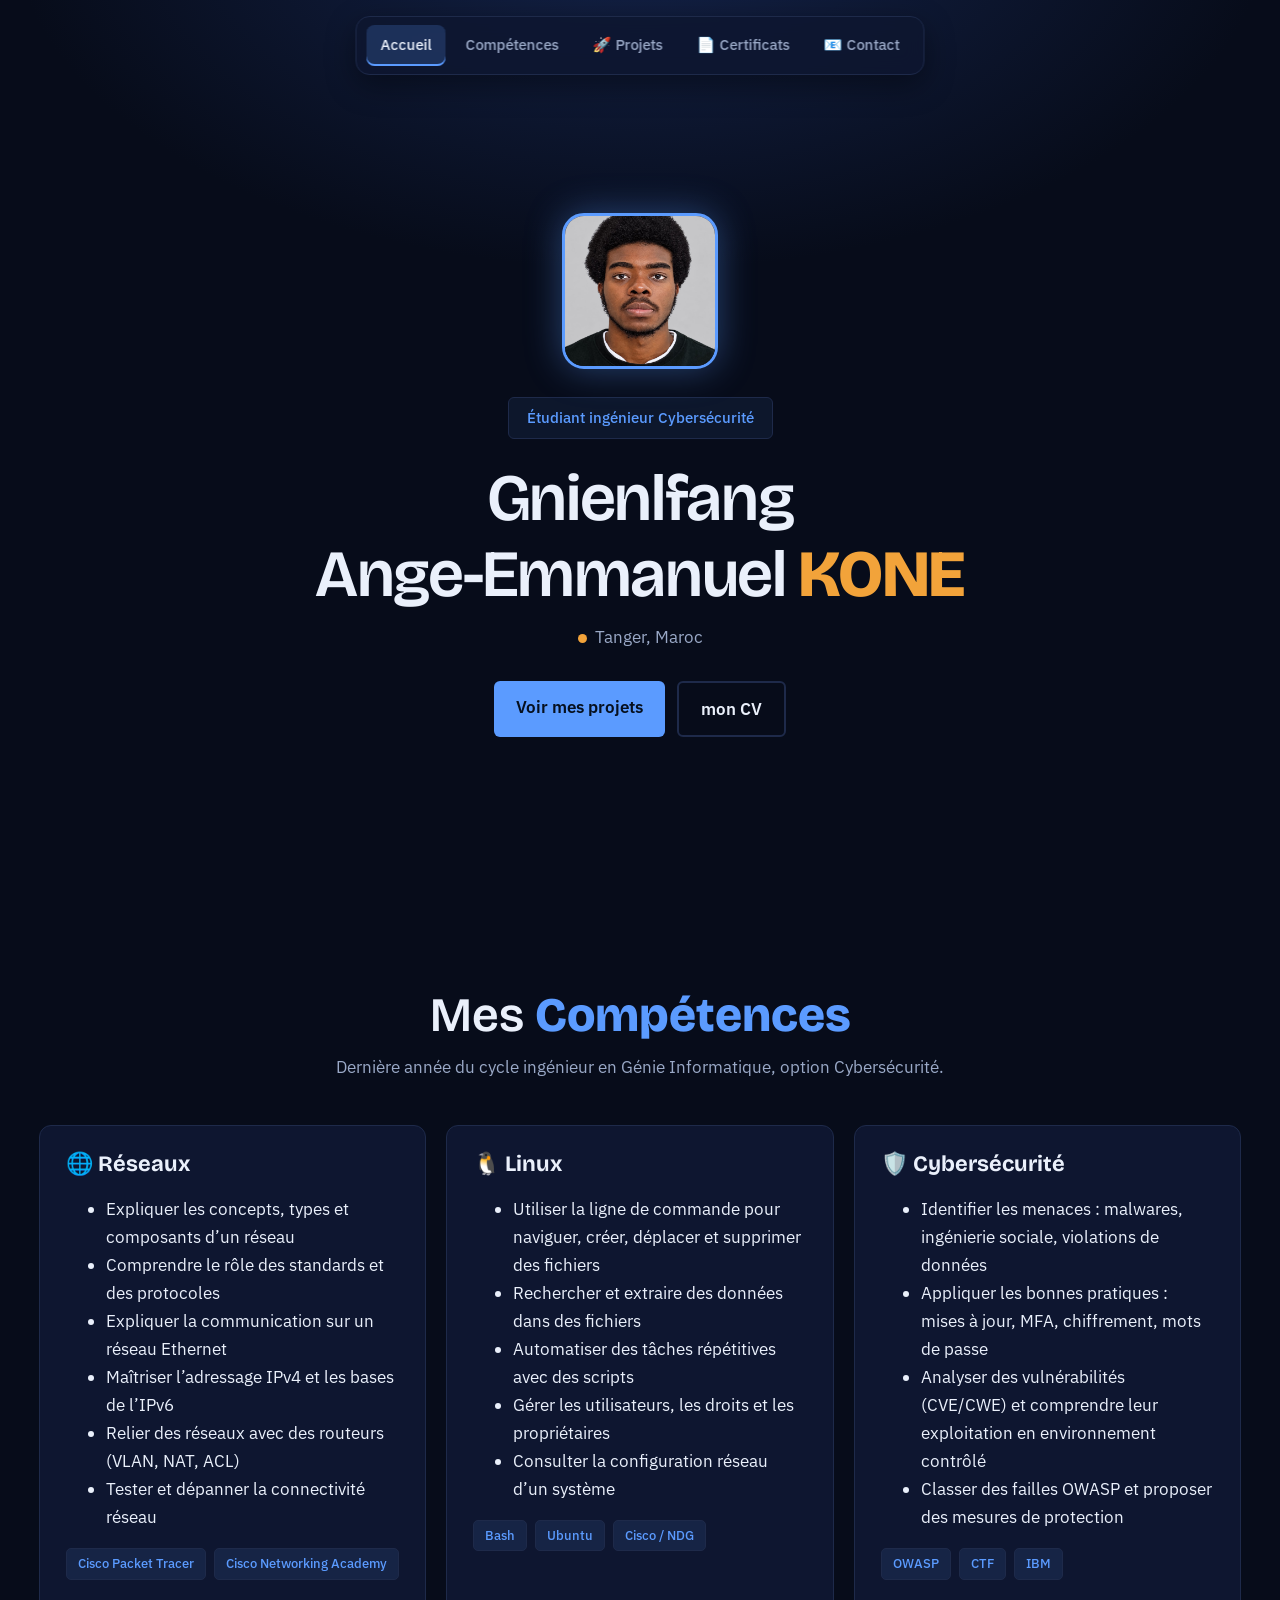
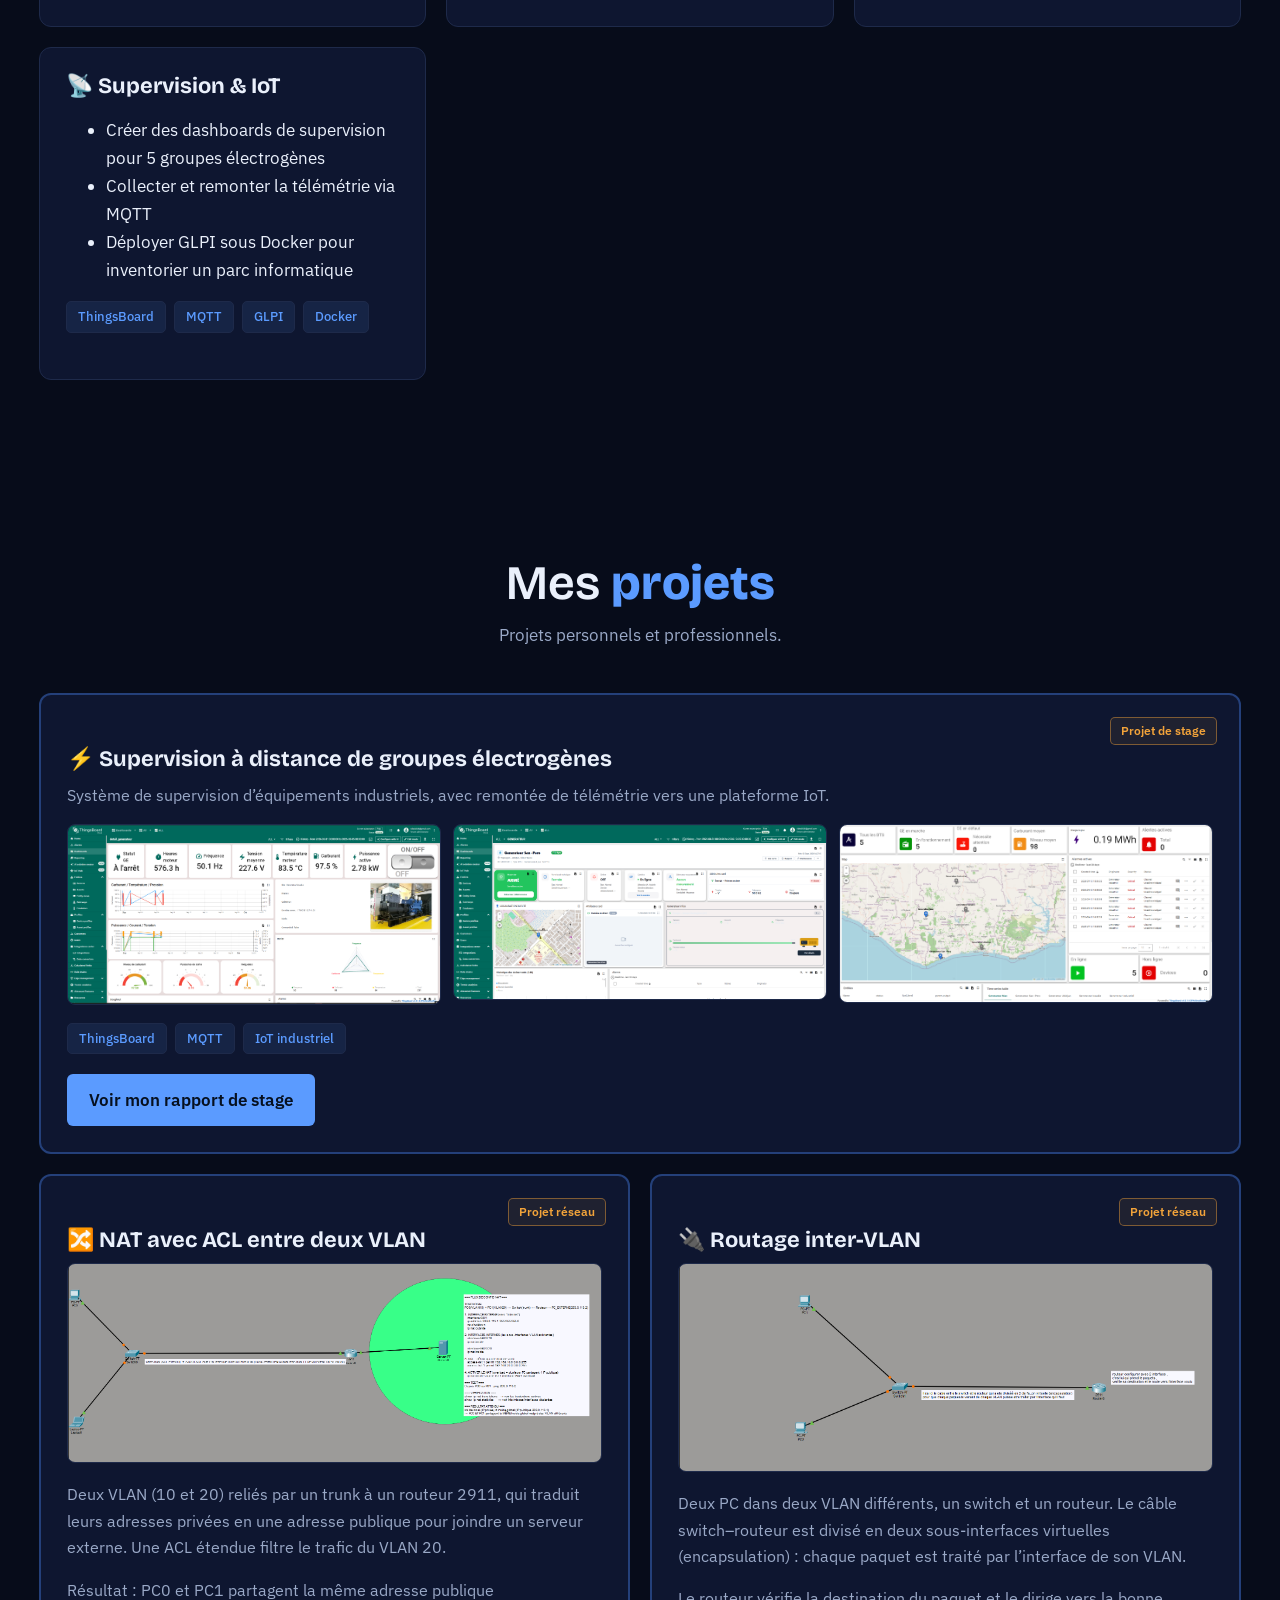
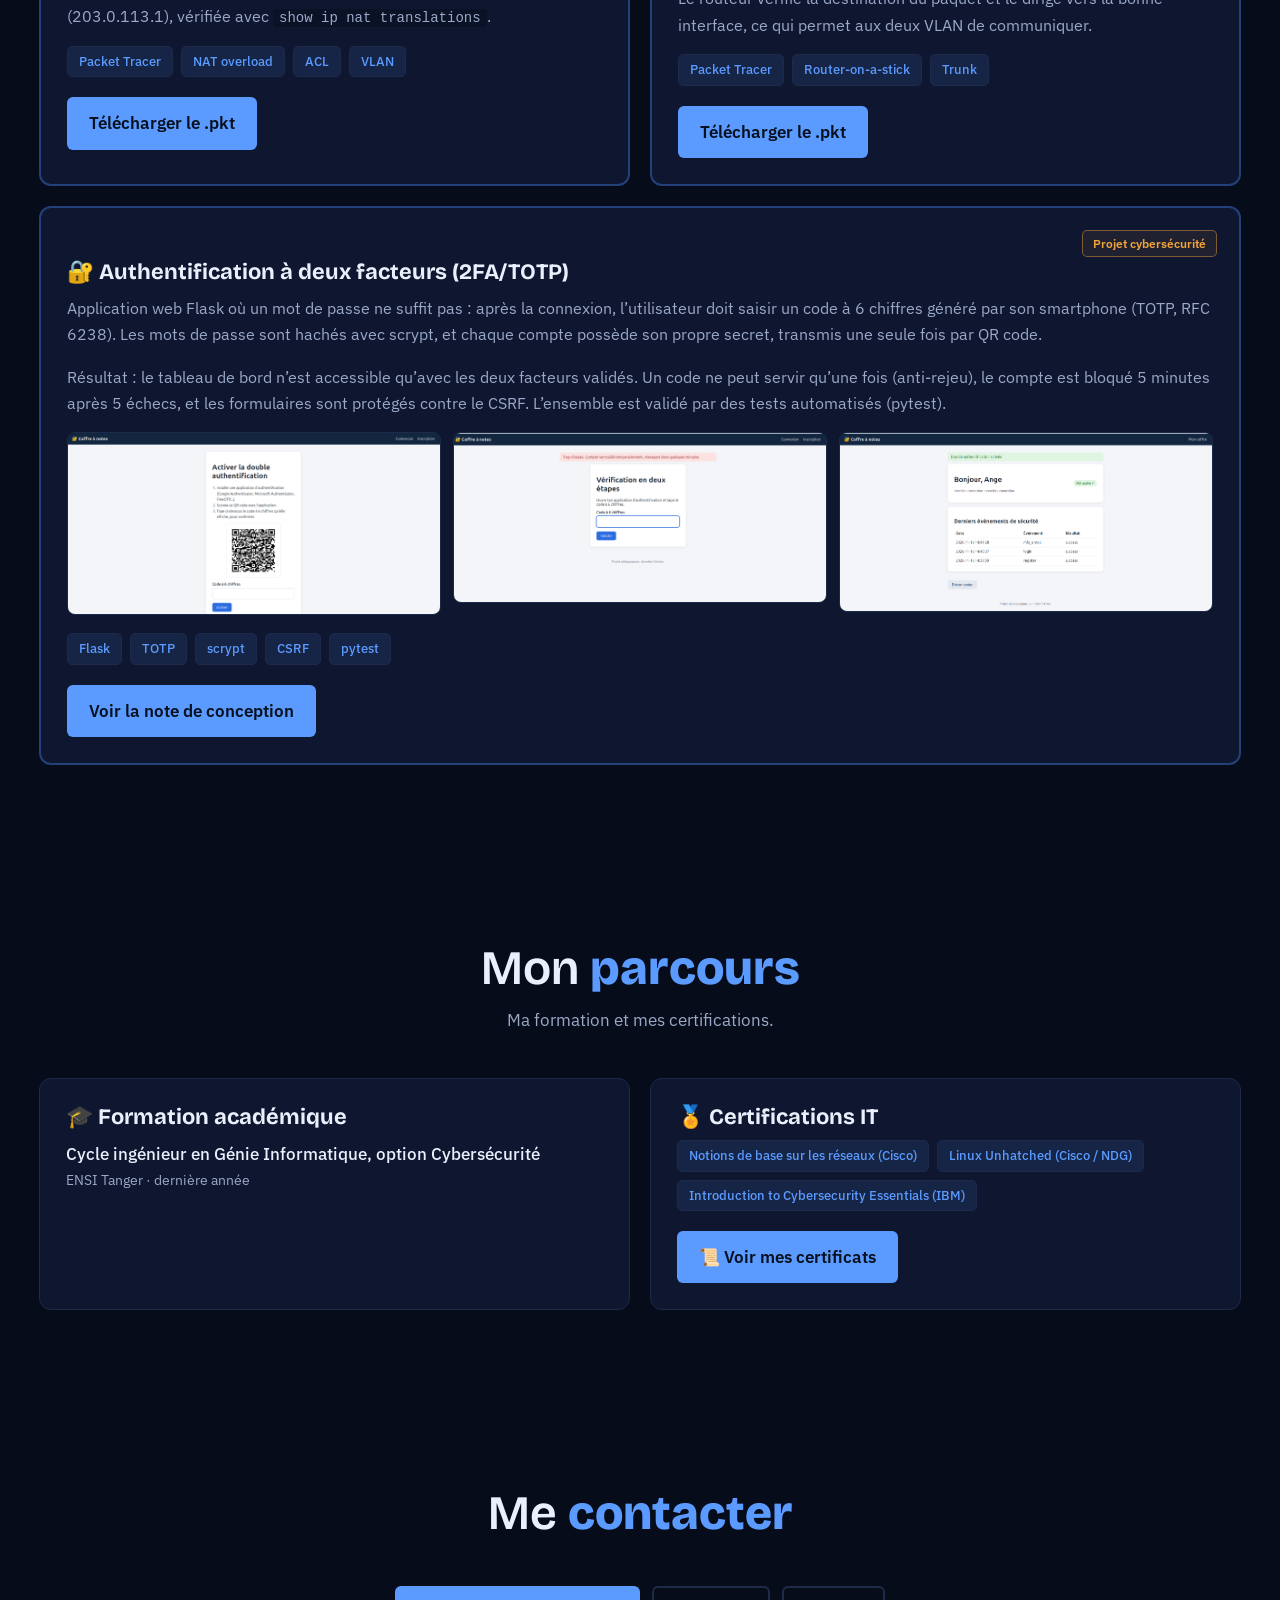
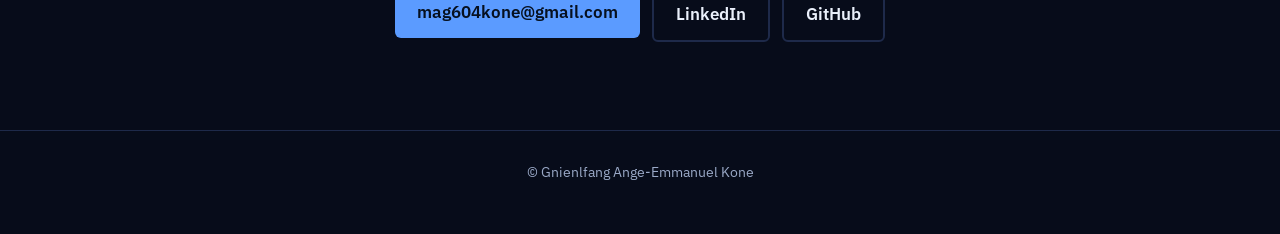
<file: index.html>
<!DOCTYPE html>
<html lang="fr">
<head>
<meta charset="utf-8">
<meta name="viewport" content="width=device-width, initial-scale=1">
<title>Gnienlfang Ange-Emmanuel Kone – Réseaux | Cloud & Cybersécurité</title>
<meta name="description" content="Portfolio de Gnienlfang Ange-Emmanuel Kone, étudiant ingénieur en réseaux et cybersécurité à l’ENSI Tanger.">
<link rel="preconnect" href="https://fonts.googleapis.com">
<link rel="preconnect" href="https://fonts.gstatic.com" crossorigin>
<link href="https://fonts.googleapis.com/css2?family=Bricolage+Grotesque:wght@600;800&family=IBM+Plex+Sans:wght@400;500;600&display=swap" rel="stylesheet">
<link rel="stylesheet" href="style.css">
</head>
<body>
<nav class="nav" aria-label="Navigation principale">
  <a href="#accueil">Accueil</a>
  <a href="#expertise">Compétences</a>
  <a href="#projets">🚀 Projets</a>
  <a href="certificats.html">📄 Certificats</a>
  <a href="#contact">📧 Contact</a>
</nav>

<header class="hero" id="accueil">
  <!-- Ta photo : images/photo.jpg (carrée de préférence) -->
  <div class="photo"><span aria-hidden="true">E</span><img src="images/photo.jpg" alt="Portrait de Gnienlfang Ange-Emmanuel Kone" onerror="this.remove()"></div>
  <span class="badge">Étudiant ingénieur Cybersécurité </span>
  <h1>Gnienlfang <br> Ange-Emmanuel <b>KONE</b> </h1>
  <!-- Modifie ta ville si besoin -->
  <p class="where">Tanger, Maroc </p>
  <div class="btns">
    <a class="cta" href="#projets">Voir mes projets</a>
   <a class="cta ghost" href="cv.pdf" target="_blank" rel="noopener"> mon CV</a>
  </div>
</header>

<section id="expertise">
  <div class="wrap">
    <div class="head"><h2>Mes <b>Compétences</b></h2><p>Dernière année du cycle ingénieur en Génie Informatique, option Cybersécurité.</p></div>
   <div class="grid">

  <article class="card">
    <h3>🌐 Réseaux</h3>
    <ul class="can">
      <li>Expliquer les concepts, types et composants d’un réseau</li>
      <li>Comprendre le rôle des standards et des protocoles</li>
      <li>Expliquer la communication sur un réseau Ethernet</li>
      <li>Maîtriser l’adressage IPv4 et les bases de l’IPv6</li>
      <li>Relier des réseaux avec des routeurs (VLAN, NAT, ACL)</li>
      <li>Tester et dépanner la connectivité réseau</li>
    </ul>
    <ul class="tags"><li>Cisco Packet Tracer</li><li>Cisco Networking Academy</li></ul>
  </article>

  <article class="card">
    <h3>🐧 Linux</h3>
    <ul class="can">
      <li>Utiliser la ligne de commande pour naviguer, créer, déplacer et supprimer des fichiers</li>
      <li>Rechercher et extraire des données dans des fichiers</li>
      <li>Automatiser des tâches répétitives avec des scripts</li>
      <li>Gérer les utilisateurs, les droits et les propriétaires</li>
      <li>Consulter la configuration réseau d’un système</li>
    </ul>
    <ul class="tags"><li>Bash</li><li>Ubuntu</li><li>Cisco / NDG</li></ul>
  </article>

  <article class="card">
    <h3>🛡️ Cybersécurité</h3>
    <ul class="can">
      <li>Identifier les menaces : malwares, ingénierie sociale, violations de données</li>
      <li>Appliquer les bonnes pratiques : mises à jour, MFA, chiffrement, mots de passe</li>
      <li>Analyser des vulnérabilités (CVE/CWE) et comprendre leur exploitation en environnement contrôlé</li>
      <li>Classer des failles OWASP et proposer des mesures de protection</li>
    </ul>
    <ul class="tags"><li>OWASP</li><li>CTF</li><li>IBM</li></ul>
  </article>

  <article class="card">
    <h3>📡 Supervision &amp; IoT</h3>
    <ul class="can">
      <li>Créer des dashboards de supervision pour 5 groupes électrogènes</li>
      <li>Collecter et remonter la télémétrie via MQTT</li>
      <li>Déployer GLPI sous Docker pour inventorier un parc informatique</li>
    </ul>
    <ul class="tags"><li>ThingsBoard</li><li>MQTT</li><li>GLPI</li><li>Docker</li></ul>
  </article>

</div>
  </div>
</section>

<section id="projets">
  <div class="wrap">
    <div class="head"><h2>Mes <b>projets</b></h2><p>Projets personnels et professionnels.</p></div>
    <div class="grid">

      <article class="card proj wide">
        <span class="tag-note">Projet de stage</span>
        <h3>⚡ Supervision à distance de groupes électrogènes</h3>
        <p>Système de supervision d’équipements industriels, avec remontée de télémétrie vers une plateforme IoT.</p>
        <!-- Dashboards : images/dashboard1.png, dashboard2.png... Une image absente disparaît toute seule. -->
        <div class="gallery">
          <a href="images/dashboard1.png" target="_blank" rel="noopener"><img src="images/dashboard1.png" alt="Dashboard de supervision 1" onerror="this.closest('a').remove()"></a>
          <a href="images/dashboard2.png" target="_blank" rel="noopener"><img src="images/dashboard2.png" alt="Dashboard de supervision 2" onerror="this.closest('a').remove()"></a>
          <a href="images/dashboard3.png" target="_blank" rel="noopener"><img src="images/dashboard3.png" alt="Dashboard de supervision 3" onerror="this.closest('a').remove()"></a>
        </div>
        <ul class="tags"><li>ThingsBoard</li><li>MQTT</li><li>IoT industriel</li></ul>
        <div class="actions"><a class="cta" href="rapports/rapport-stage.pdf" target="_blank" rel="noopener">Voir mon rapport de stage</a></div>
      </article>

      <article class="card proj">
        <span class="tag-note">Projet réseau</span>
        <h3>🔀 NAT avec ACL entre deux VLAN</h3>
        <a href="images/nat-acl.png" target="_blank" rel="noopener"><img src="images/nat-acl.png" alt="Topologie Packet Tracer : deux VLAN, un switch, un routeur 2911 et un serveur externe"></a>
        <p>Deux VLAN (10 et 20) reliés par un trunk à un routeur 2911, qui traduit leurs adresses privées en une adresse publique pour joindre un serveur externe. Une ACL étendue filtre le trafic du VLAN 20.</p>
        <p>Résultat : PC0 et PC1 partagent la même adresse publique (203.0.113.1), vérifiée avec <code>show ip nat translations</code>.</p>
        <ul class="tags"><li>Packet Tracer</li><li>NAT overload</li><li>ACL</li><li>VLAN</li></ul>
        <div class="actions">
          <a class="cta" href="projets/nat-acl.pkt" download>Télécharger le .pkt</a>
          <!-- <a class="cta ghost" href="rapports/nat-acl.pdf" target="_blank" rel="noopener">Voir le rapport</a> -->
        </div>
      </article>

      <article class="card proj">
        <span class="tag-note">Projet réseau</span>
        <h3>🔌 Routage inter-VLAN</h3>
        <a href="images/routage-inter-vlan.png" target="_blank" rel="noopener"><img src="images/routage-inter-vlan.png" alt="Topologie Packet Tracer : deux PC, un switch et un routeur 2911"></a>
        <p>Deux PC dans deux VLAN différents, un switch et un routeur. Le câble switch–routeur est divisé en deux sous-interfaces virtuelles (encapsulation) : chaque paquet est traité par l’interface de son VLAN.</p>
        <p>Le routeur vérifie la destination du paquet et le dirige vers la bonne interface, ce qui permet aux deux VLAN de communiquer.</p>
        <ul class="tags"><li>Packet Tracer</li><li>Router-on-a-stick</li><li>Trunk</li></ul>
        <div class="actions">
          <a class="cta" href="projets/routage-inter-vlan.pkt" download>Télécharger le .pkt</a>
          <!-- <a class="cta ghost" href="rapports/routage-inter-vlan.pdf" target="_blank" rel="noopener">Voir le rapport</a> -->
        </div>
      </article>

      <article class="card proj wide">
        <span class="tag-note">Projet cybersécurité</span>
        <h3>🔐 Authentification à deux facteurs (2FA/TOTP)</h3>
        <p>Application web Flask où un mot de passe ne suffit pas : après la connexion, l’utilisateur doit saisir un code à 6 chiffres généré par son smartphone (TOTP, RFC 6238). Les mots de passe sont hachés avec scrypt, et chaque compte possède son propre secret, transmis une seule fois par QR code.</p>
        <p>Résultat : le tableau de bord n’est accessible qu’avec les deux facteurs validés. Un code ne peut servir qu’une fois (anti-rejeu), le compte est bloqué 5 minutes après 5 échecs, et les formulaires sont protégés contre le CSRF. L’ensemble est validé par des tests automatisés (pytest).</p>
        <div class="gallery">
          <a href="images/2fa-verification.png" target="_blank" rel="noopener"><img src="images/2fa-verification.png" alt="Page de vérification du code à 6 chiffres" onerror="this.closest('a').remove()"></a>
          <a href="images/2fa-dashboard.png" target="_blank" rel="noopener"><img src="images/2fa-dashboard.png" alt="Tableau de bord accessible après validation des deux facteurs" onerror="this.closest('a').remove()"></a>
          <a href="images/2fa-blocage.png" target="_blank" rel="noopener"><img src="images/2fa-blocage.png" alt="Message de blocage après cinq échecs" onerror="this.closest('a').remove()"></a>
        </div>
        <ul class="tags"><li>Flask</li><li>TOTP</li><li>scrypt</li><li>CSRF</li><li>pytest</li></ul>
        <div class="actions">
          <a class="cta" href="rapports/note-conception-2fa.pdf" target="_blank" rel="noopener">Voir la note de conception</a>
          <!-- Quand le repo sera public :
          <a class="cta ghost" href="https://github.com/gnienlfangangeemmanuelkone/coffre-notes-2fa" target="_blank" rel="noopener">Voir le code</a> -->
        </div>
      </article>

    </div>
  </div>
</section>


<section id="parcours">
  <div class="wrap">
    <div class="head"><h2>Mon <b>parcours</b></h2><p>Ma formation et mes certifications.</p></div>
    <div class="grid">

      <article class="card">
        <h3>🎓 Formation académique</h3>
        <ul class="edu">
          <li>Cycle ingénieur en Génie Informatique, option Cybersécurité
            <small>ENSI Tanger · dernière année</small></li>
          <!-- TODO: ajoute tes formations précédentes en copiant un bloc <li> -->
          <!-- <li>Nom du diplôme<small>École · années</small></li> -->
        </ul>
      </article>

      <article class="card">
        <h3>🏅 Certifications IT</h3>
        <ul class="tags">
          <li>Notions de base sur les réseaux (Cisco)</li>
          <li>Linux Unhatched (Cisco / NDG)</li>
          <li>Introduction to Cybersecurity Essentials (IBM)</li>
        </ul>
        <a class="cta" href="certificats.html">📜 Voir mes certificats</a>
      </article>

    </div>
  </div>
</section>

<section id="contact" class="contact">
  <div class="wrap">
    <div class="head"><h2>Me <b>contacter</b></h2><p></p></div>
    <ul>
      <li><a class="cta" href="mailto:mag604kone@gmail.com">mag604kone@gmail.com</a></li>
      <li><a class="cta ghost" href="https://www.linkedin.com/in/gnienlfang-ange-emmanuel-kone-068232335" target="_blank" rel="noopener">LinkedIn</a></li>
      <li><a class="cta ghost" href="https://github.com/gnienlfangangeemmanuelkone" target="_blank" rel="noopener">GitHub</a></li>
    </ul>
  </div>
</section>

<footer>© Gnienlfang Ange-Emmanuel Kone</footer>
<script src="script.js"></script>
</body>
</html>
</file>
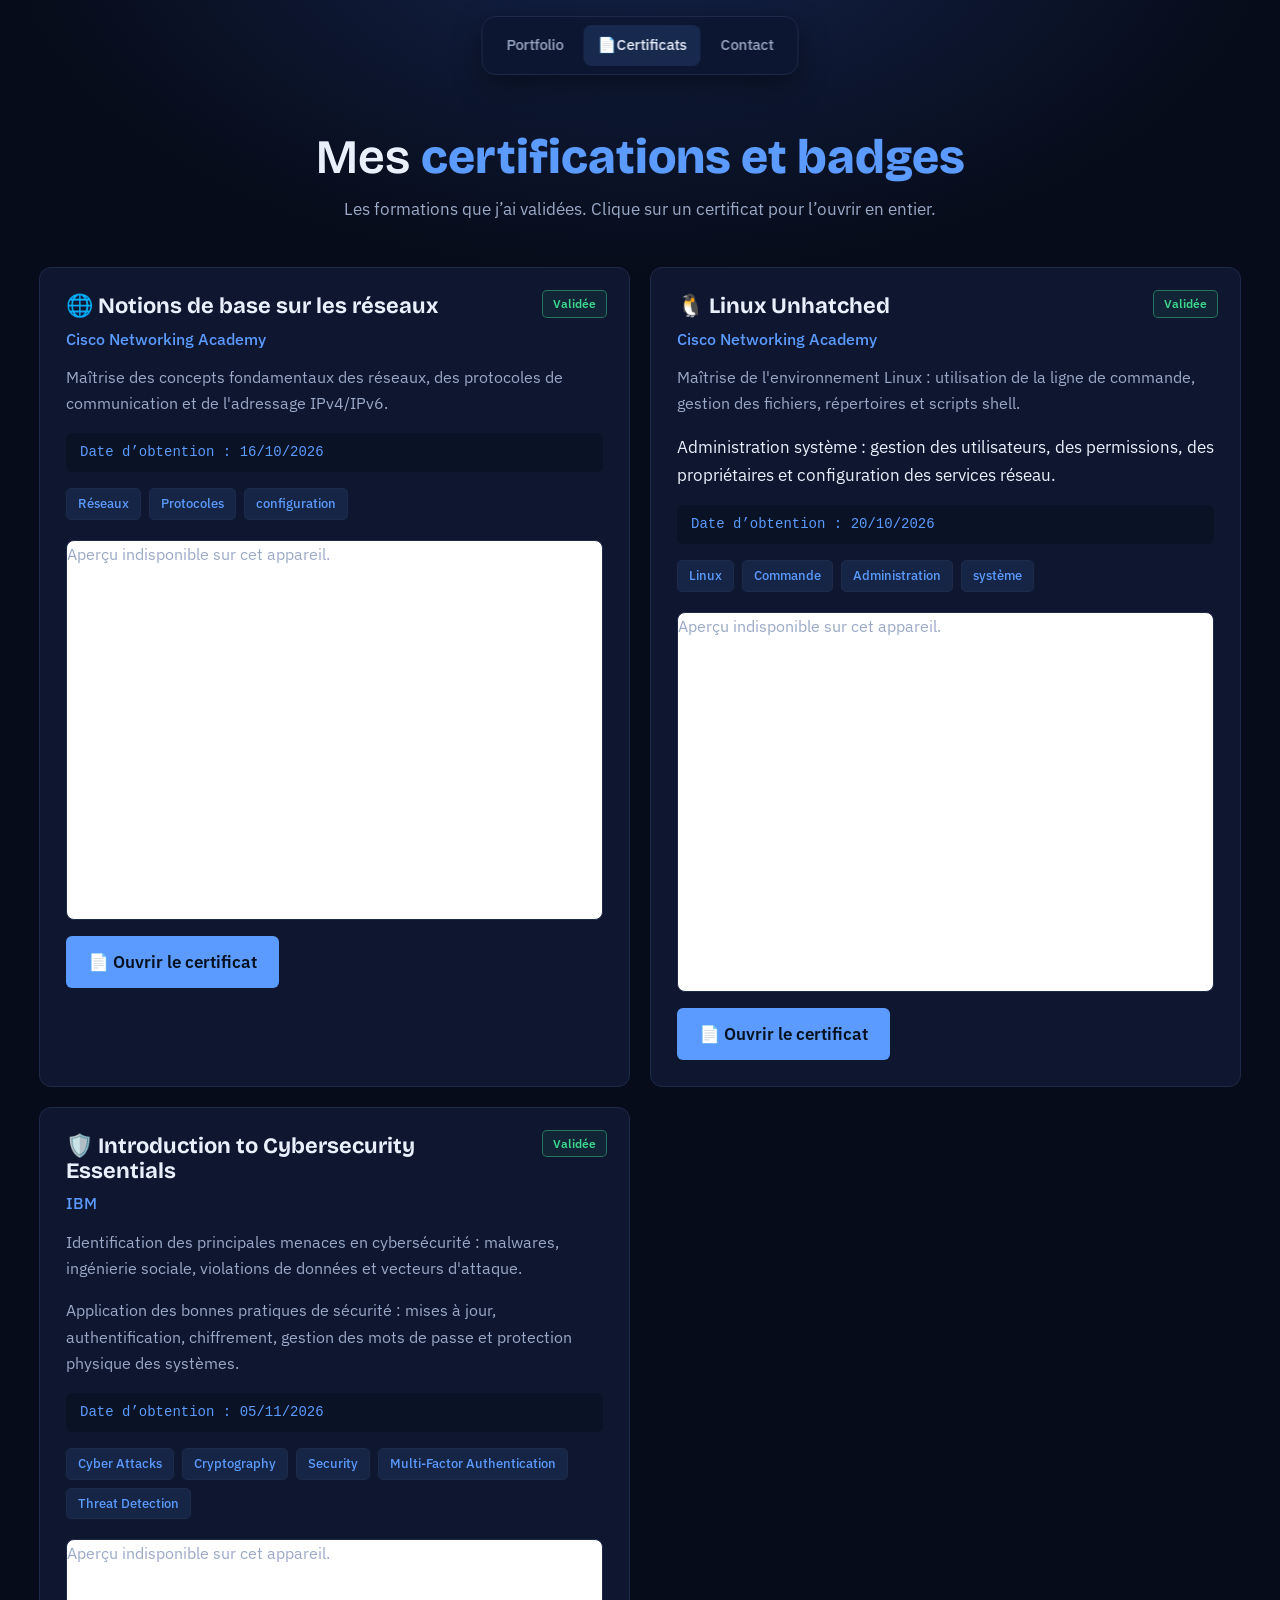
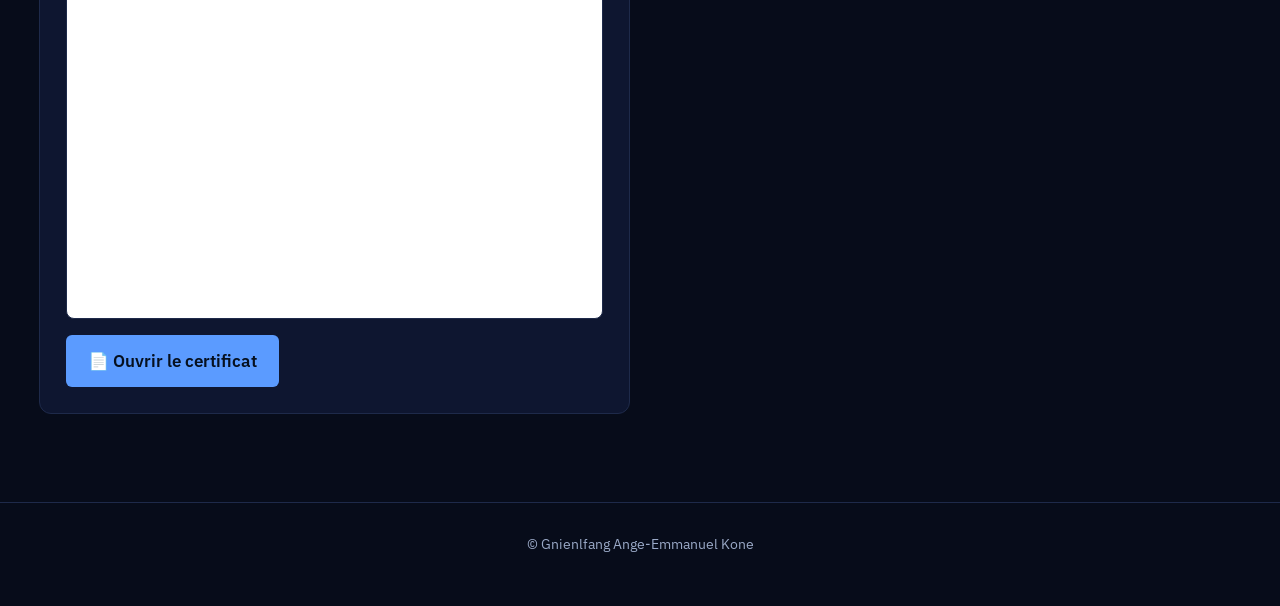
<file: certificats.html>
<!DOCTYPE html>
<html lang="fr">
<head>
<meta charset="utf-8">
<meta name="viewport" content="width=device-width, initial-scale=1">
<title>Certifications – Gnienlfang Ange-Emmanuel Kone</title>
<link rel="preconnect" href="https://fonts.googleapis.com">
<link rel="preconnect" href="https://fonts.gstatic.com" crossorigin>
<link href="https://fonts.googleapis.com/css2?family=Bricolage+Grotesque:wght@600;800&family=IBM+Plex+Sans:wght@400;500;600&display=swap" rel="stylesheet">
<link rel="stylesheet" href="style.css">
</head>
<body>
<nav class="nav" aria-label="Navigation principale">
  <a href="index.html">Portfolio</a>
  <a href="certificats.html" aria-current="page">📄Certificats</a>
  <a href="index.html#contact">Contact</a>
</nav>

<main>
<section style="padding-top:130px">
  <div class="wrap">
    <div class="head"><h2>Mes <b>certifications et badges</b></h2><p>Les formations que j’ai validées. Clique sur un certificat pour l’ouvrir en entier.</p></div>
    <div class="grid">

      <!-- Copie-colle un bloc <article> par certificat.
           Mets le PDF dans certificats/ (sans espaces ni accents dans le nom). -->
      <article class="card cert">
        <span class="ok">Validée</span>
        <h3>🌐 Notions de base sur les réseaux</h3> 
        <p class="by"> Cisco Networking Academy</p>
        <p>Maîtrise des concepts fondamentaux des réseaux, des protocoles de communication et de l'adressage IPv4/IPv6.</p>
        <div class="date">Date d’obtention : 16/10/2026</div>
        <ul class="tags"><li>Réseaux</li><li>Protocoles</li><li>configuration</li></ul>
        <object data="certificats/certificat1.pdf" type="application/pdf" aria-label="Aperçu du certificat">
          <p>Aperçu indisponible sur cet appareil.</p>
        </object>
        <a class="cta" href="certificats/certificat1.pdf" target="_blank" rel="noopener">📄 Ouvrir le certificat</a>
      </article>

       <article class="card cert">
        <span class="ok">Validée</span>
        <h3>🐧 Linux Unhatched</h3> 
        <p class="by">Cisco Networking Academy</p>
        <p>Maîtrise de l'environnement Linux : utilisation de la ligne de commande, gestion des fichiers, répertoires et scripts shell.</p>
        </p>Administration système : gestion des utilisateurs, des permissions, des propriétaires et configuration des services réseau.</p>
        <div class="date">Date d’obtention : 20/10/2026</div>
        <ul class="tags"><li>Linux</li><li>Commande</li><li>Administration</li><li>système</li></ul>
        <object data="certificats/certificat2.pdf" type="application/pdf" aria-label="Aperçu du certificat">
          <p>Aperçu indisponible sur cet appareil.</p>
        </object>
        <a class="cta" href="certificats/certificat2.pdf" target="_blank" rel="noopener">📄 Ouvrir le certificat</a>
      </article>

       <article class="card cert">
        <span class="ok">Validée</span>
        <h3>🛡️ Introduction to Cybersecurity Essentials</h3> 
        <p class="by">IBM</p>
        <p>Identification des principales menaces en cybersécurité : malwares, ingénierie sociale, violations de données et vecteurs d'attaque.</p>
        <p>Application des bonnes pratiques de sécurité : mises à jour, authentification, chiffrement, gestion des mots de passe et protection physique des systèmes.</p>
        <div class="date">Date d’obtention : 05/11/2026</div>
        <ul class="tags"><li>Cyber Attacks</li><li>Cryptography</li><li>Security</li><li>Multi-Factor Authentication</li><li>Threat Detection</li></ul>
        <object data="certificats/certificat3.pdf" type="application/pdf" aria-label="Aperçu du certificat">
          <p>Aperçu indisponible sur cet appareil.</p>
        </object>
        <a class="cta" href="certificats/certificat3.pdf" target="_blank" rel="noopener">📄 Ouvrir le certificat</a>
      </article>

    </div>
  </div>
</section>
</main>

<footer>© Gnienlfang Ange-Emmanuel Kone</footer>
<script src="script.js"></script>
</body>
</html>
</file>
<file: style.css>
:root{--bg:#070C1A;--card:#0E1630;--line:#1E2A4A;--ink:#EAF0FB;--muted:#9AA9C7;--blue:#5B9BFF;--amber:#F2A33A;--green:#3DD68C}
*{box-sizing:border-box}
html{scroll-behavior:smooth}
body{margin:0;color:var(--ink);font:400 17px/1.65 "IBM Plex Sans",system-ui,sans-serif;background:radial-gradient(900px 500px at 50% -80px,#14234A 0,transparent 70%),var(--bg)}
h1,h2,h3{font-family:"Bricolage Grotesque","IBM Plex Sans",sans-serif;line-height:1.15;margin:0}
a{color:var(--blue)}
a:focus-visible{outline:3px solid var(--amber);outline-offset:3px}
.wrap{max-width:1250px;margin:0 auto;padding:0 24px}
section{padding:88px 0;scroll-margin-top:40px}
.head{text-align:center;margin-bottom:44px}
.head h2{font-size:clamp(32px,5vw,48px);font-weight:600}
.head h2 b{color:var(--blue);font-weight:800}
.head p{color:var(--muted);margin:10px 0 0}

/* navigation flottante */
.nav{position:fixed;top:16px;left:50%;transform:translateX(-50%);z-index:10;display:flex;gap:6px;padding:8px 10px;background:rgba(14,22,48,.82);backdrop-filter:blur(10px);border:1px solid var(--line);border-radius:14px;max-width:calc(100% - 24px)}
.nav a{color:var(--muted);text-decoration:none;font-weight:500;font-size:15px;padding:8px 14px;border-radius:8px;white-space:nowrap}
.nav a:hover,.nav a[aria-current]{color:var(--ink);background:rgba(91,155,255,.14)}

/* accueil */
.hero{min-height:100vh;display:flex;flex-direction:column;align-items:center;justify-content:center;text-align:center;padding:110px 24px 60px}
.photo{position:relative;width:156px;height:156px;border-radius:22px;overflow:hidden;border:3px solid var(--blue);box-shadow:0 0 36px rgba(91,155,255,.38);background:var(--card);display:grid;place-items:center;font:800 64px "Bricolage Grotesque",sans-serif;color:var(--blue);margin-bottom:28px}
.photo img{position:absolute;inset:0;width:100%;height:100%;object-fit:cover}
.badge{display:inline-block;padding:8px 18px;border:1px solid var(--line);background:rgba(91,155,255,.08);color:var(--blue);font-weight:500;font-size:15px;border-radius:6px}
.hero h1{font-size:clamp(36px,6.2vw,66px);font-weight:600;letter-spacing:-.02em;margin:22px 0 10px;max-width:16ch}
.hero h1 b{color:var(--amber);font-weight:800}
.where{color:var(--muted);margin:0 0 30px}
.where::before{content:"";display:inline-block;width:9px;height:9px;border-radius:50%;background:var(--amber);margin-right:8px}
.btns{display:flex;gap:12px;flex-wrap:wrap;justify-content:center}

/* boutons */
.cta{display:inline-block;padding:12px 22px;background:var(--blue);color:#06101F;font-weight:600;text-decoration:none;border-radius:6px}
.cta:hover{background:#82B3FF}
.cta.ghost{background:transparent;color:var(--ink);border:2px solid var(--line)}
.cta.ghost:hover{border-color:var(--blue)}

/* cartes */
.grid{display:grid;grid-template-columns:repeat(auto-fit,minmax(300px,1fr));gap:20px}
.card{background:var(--card);border:1px solid var(--line);border-radius:12px;padding:26px;position:relative}
.card h3{font-size:22px;margin-bottom:10px}
.card p{color:var(--muted);margin:0 0 16px;font-size:16px}
.tags{display:flex;flex-wrap:wrap;gap:8px;padding:0;margin:0 0 20px;list-style:none}
.tags li{font-size:13px;font-weight:500;padding:4px 11px;color:var(--blue);background:rgba(91,155,255,.1);border:1px solid var(--line);border-radius:5px}
.tag-note{position:absolute;top:22px;right:22px;font-size:12px;font-weight:600;color:var(--amber);border:1px solid rgba(242,163,58,.45);background:rgba(242,163,58,.08);padding:3px 10px;border-radius:5px}
.proj{border:2px solid #24407A}
.proj.wide{grid-column:1/-1}
.proj h3{margin-top:26px}
.proj img{width:100%;height:auto;display:block;border-radius:8px;border:1px solid var(--line);margin-bottom:18px;background:#fff}
.gallery{display:grid;grid-template-columns:repeat(auto-fit,minmax(220px,1fr));gap:12px;margin-bottom:18px}
.gallery img{margin:0}
.actions{display:flex;gap:10px;flex-wrap:wrap}
.proj code{font-size:14px;background:#0A1226;padding:1px 6px;border-radius:4px}

/* contact */
.contact{text-align:center}
.contact ul{list-style:none;padding:0;margin:26px 0 0;display:flex;gap:12px;justify-content:center;flex-wrap:wrap}
footer{text-align:center;color:var(--muted);font-size:14px;padding:30px 24px 50px;border-top:1px solid var(--line)}

/* certificats */
.cert .ok{position:absolute;top:22px;right:22px;font-size:12px;font-weight:600;color:var(--green);border:1px solid rgba(61,214,140,.45);background:rgba(61,214,140,.08);padding:3px 10px;border-radius:5px}
.cert h3{padding-right:90px;margin-bottom:6px}
.cert .by{color:var(--blue);font-weight:500;margin:0 0 12px}
.cert .date{font:14px/1.4 ui-monospace,Consolas,monospace;color:var(--blue);background:#0A1226;padding:10px 14px;border-radius:6px;margin-bottom:16px}
.cert object{width:100%;aspect-ratio:1.414;height:auto;border-radius:8px;border:1px solid var(--line);background:#fff;margin-bottom:16px;display:block}


/* disposition des grilles */
#projets .grid{grid-template-columns:repeat(2,1fr)}
.grid:has(.cert){grid-template-columns:repeat(2,1fr)}
@media (max-width:900px){.grid:has(.cert){grid-template-columns:repeat(2,1fr)}}
@media (max-width:700px){#projets .grid,.grid:has(.cert){grid-template-columns:1fr}}

/* animation au défilement */
.js .reveal{opacity:0;transform:translateY(32px);transition:opacity .7s ease,transform .7s cubic-bezier(.2,.7,.2,1);transition-delay:var(--d,0s)}
.js .reveal.in{opacity:1;transform:none}

@media (max-width:640px){
  .nav a{padding:8px 9px;font-size:14px}
  section{padding:64px 0}
}
@media (prefers-reduced-motion:reduce){html{scroll-behavior:auto}.js .reveal{opacity:1;transform:none;transition:none}}

/* parcours */
#parcours .grid{grid-template-columns:repeat(2,1fr)}
.edu{list-style:none;padding:0;margin:0}
.edu li{padding:14px 0;border-top:1px solid var(--line);font-weight:500}
.edu li:first-child{border-top:0;padding-top:0}
.edu small{display:block;color:var(--muted);font-weight:400}
@media (max-width:700px){#parcours .grid{grid-template-columns:1fr}}

/* barre du haut : effets */
.nav{box-shadow:0 10px 30px rgba(0,0,0,.4)}
.nav a{transition:color .2s,background .2s}
.nav a.active{color:var(--ink);background:rgba(91,155,255,.2);box-shadow:inset 0 -2px 0 var(--blue)}
.progress{position:fixed;top:0;left:0;width:100%;height:3px;z-index:20;transform:scaleX(0);transform-origin:left;background:linear-gradient(90deg,var(--blue),var(--amber))}
</file>
